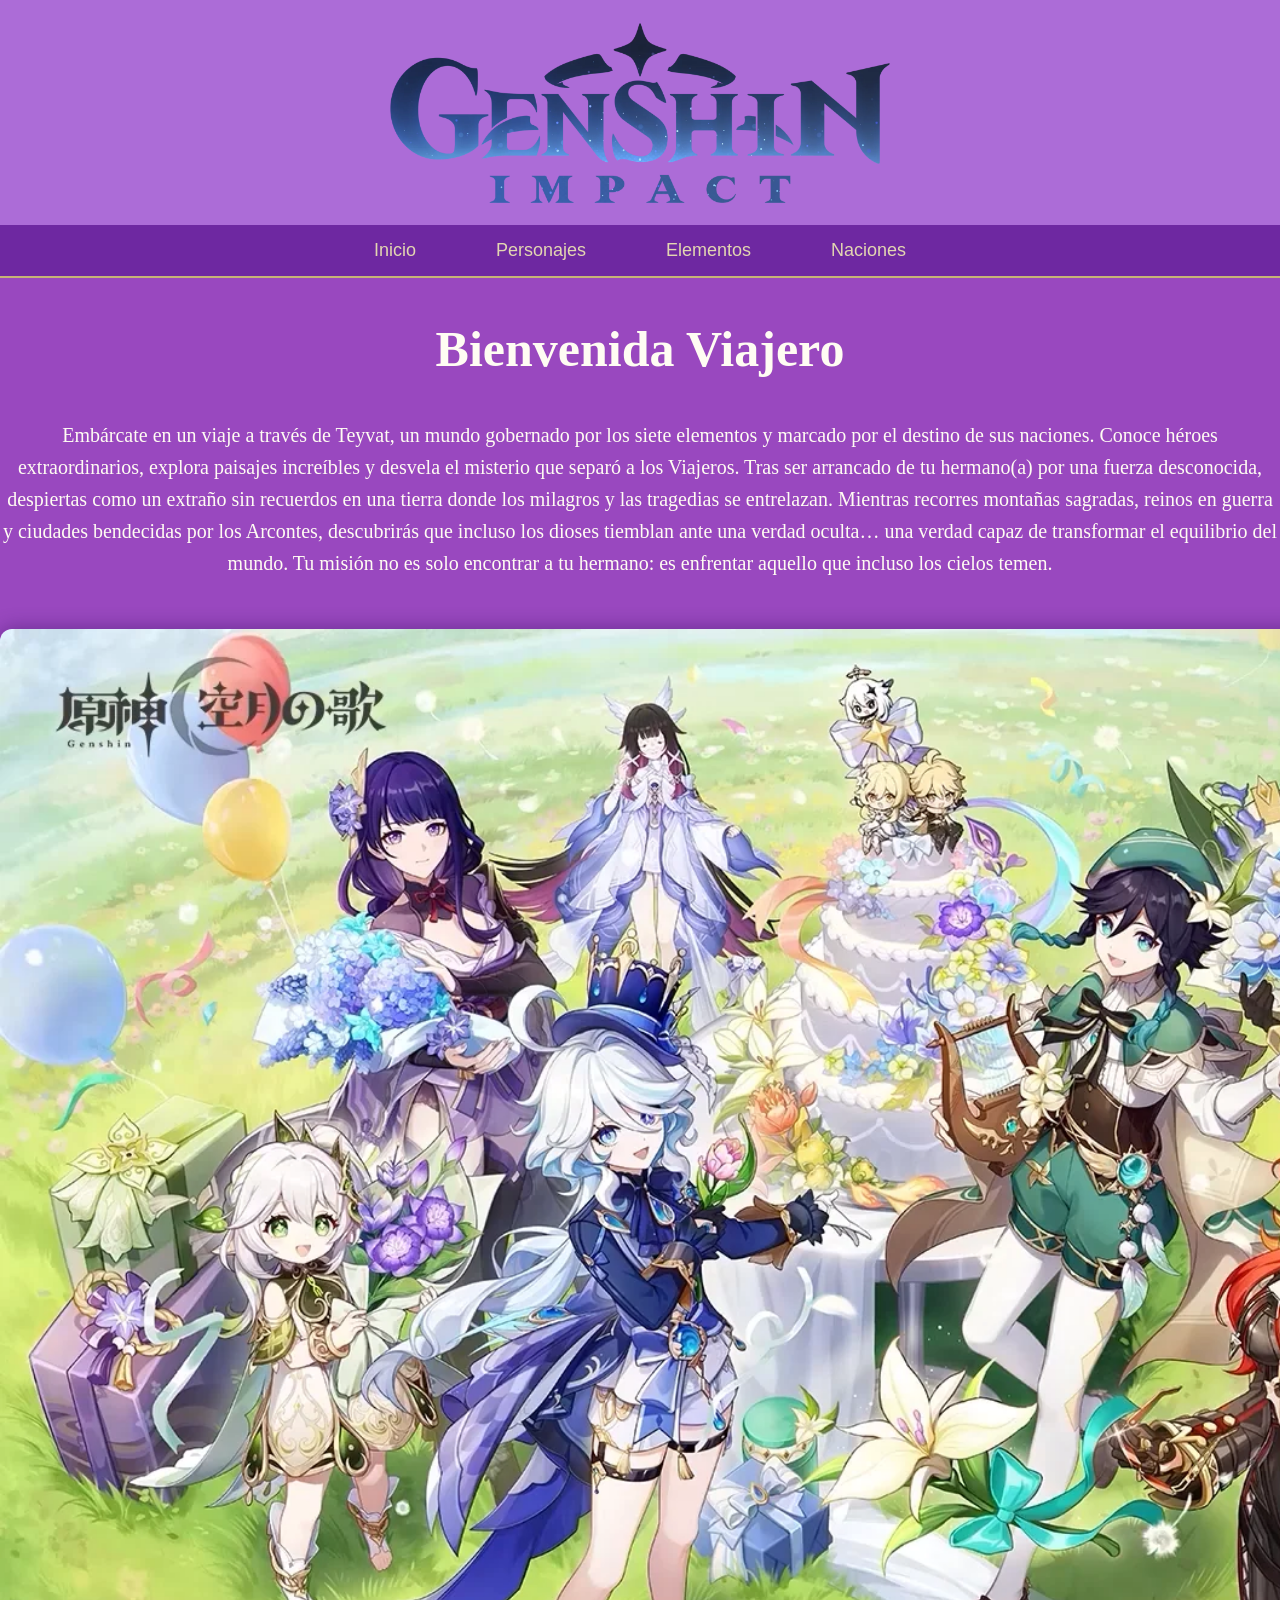
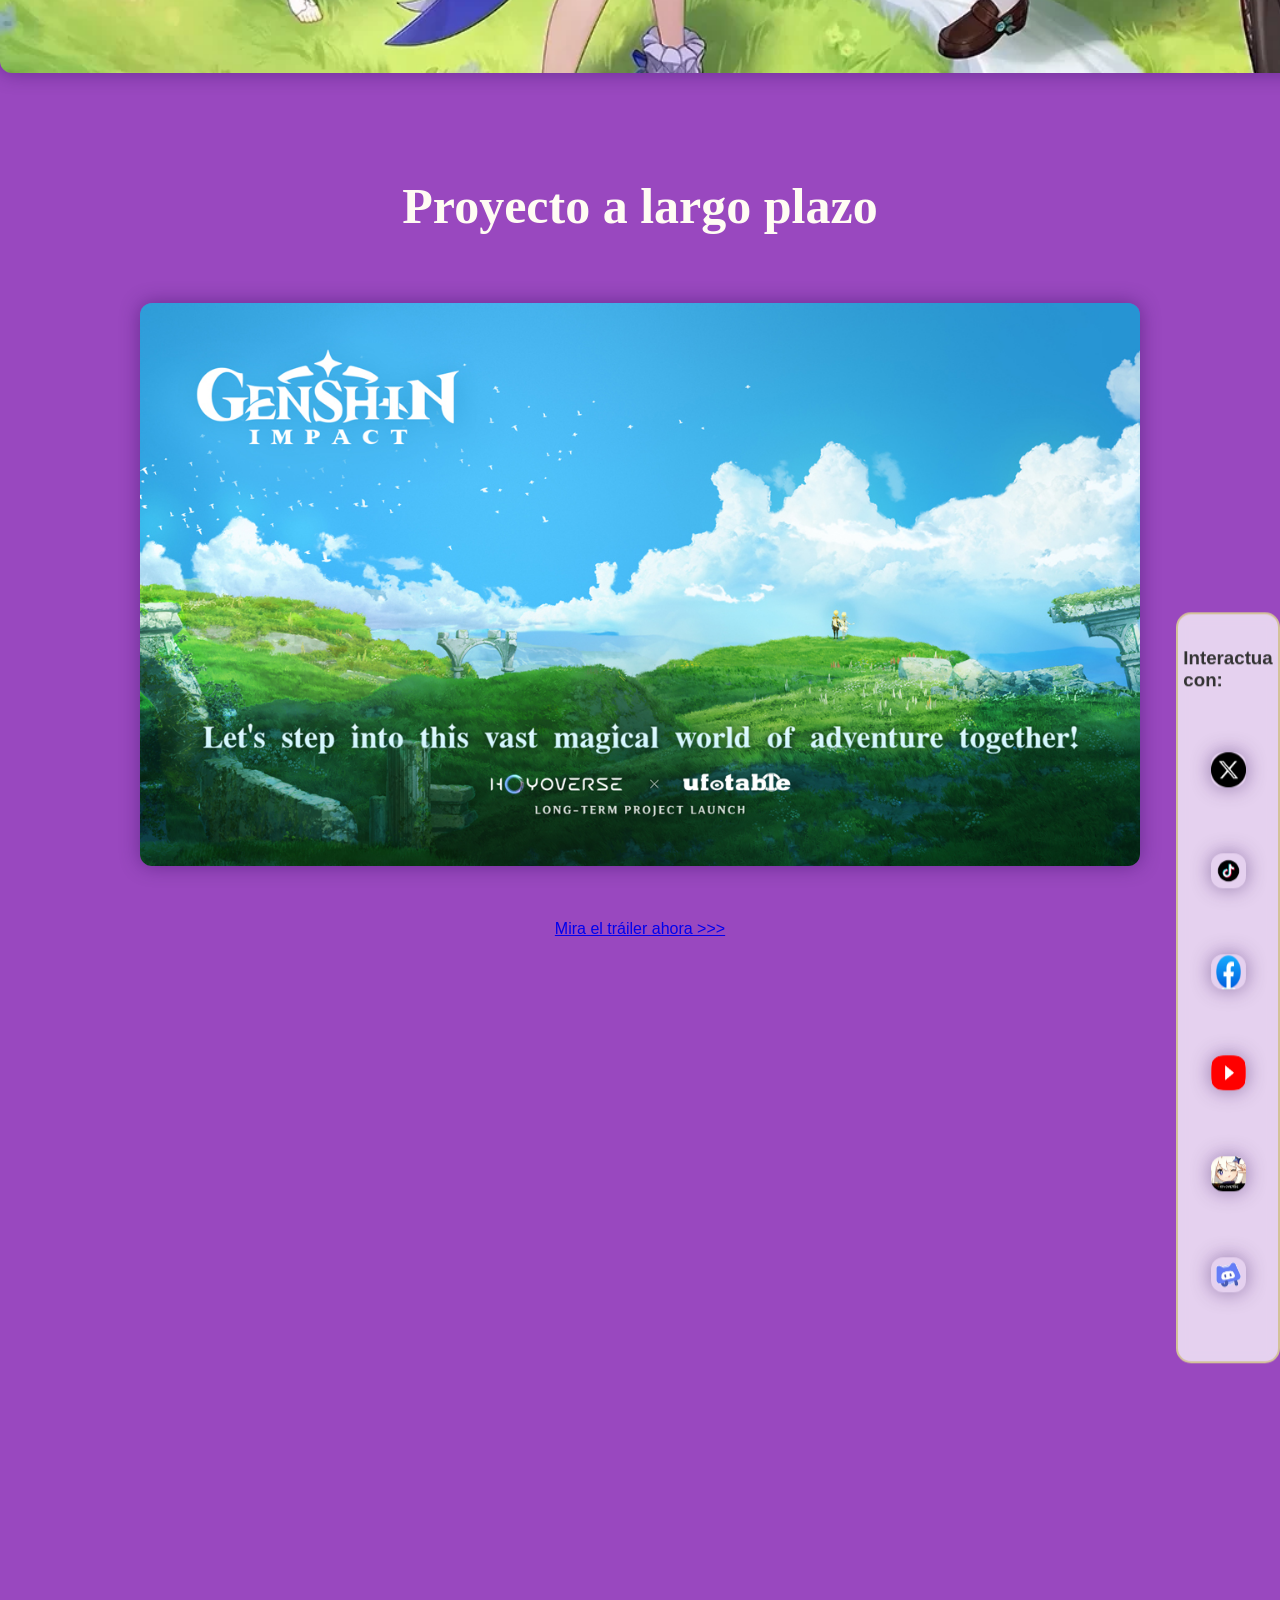
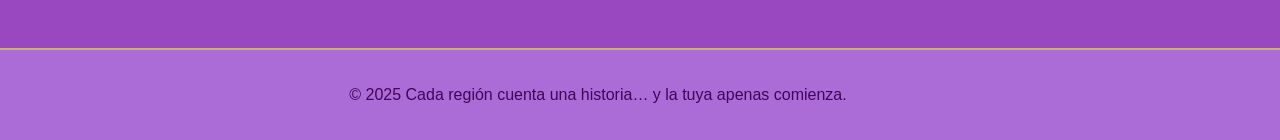
<file: index.html>
<!DOCTYPE html>
<html lang="en">
<head>
    <meta charset="UTF-8">
    <meta name="viewport" content="wijnadiNDIwiodjdth, initial-scale=1.0">
    <title>Hoyoverse</title>
    <link rel="stylesheet" href="style.css">
</head>

<body>

  <div id="general">

        <header>
            <h1>Pagina dedicada a Genshin Impact</h1>
        </header>

    <nav id="menu">
        <ul>
            <li><a href="index.html">Inicio</a></li>
            <li><a href="personajes.html">Personajes</a></li>
            <li><a href="elementos.html">Elementos</a></li>
            <li><a href="naciones.html">Naciones</a></li>
        </ul>
    </nav>

    <main id="Contenido-principal">

       <section id="principal-contenedor">
         <h2> Bienvenida Viajero</h2>

           <p>Embárcate en un viaje a través de Teyvat, un mundo gobernado por los siete elementos y marcado por el destino de sus naciones. Conoce héroes extraordinarios, explora paisajes increíbles y desvela el misterio que separó a los Viajeros. Tras ser arrancado de tu hermano(a) por una fuerza desconocida, despiertas como un extraño sin recuerdos en una tierra donde los milagros y las tragedias se entrelazan. Mientras recorres montañas sagradas, reinos en guerra y ciudades bendecidas por los Arcontes, descubrirás que incluso los dioses tiemblan ante una verdad oculta… una verdad capaz de transformar el equilibrio del mundo. Tu misión no es solo encontrar a tu hermano: es enfrentar aquello que incluso los cielos temen.</p>
             
             <div>
                 <img src="img/ARCONTES.png" alt="" width="1850px">
             </div>

        </section>

  
        <section class="anime-section">
           <h2>Proyecto a largo plazo</h2><br>
           <img src="img/anime.jpg" alt="" width="1000px"><br>

           <div id="imagen">
           <a href="https://www.youtube.com/watch?v=xdKay6bhIMg">Mira el tráiler ahora >>></a>
           </div>

        </section>

         <aside class="social-box">
           <h3>Interactua con:</h3><br>

            <a href="https://x.com/genshinimpactes?lang=es" target="_blank">
                <img src="img/x.png" alt="Twitter">
            </a>

            <a href="https://www.tiktok.com/@genshinimpact_latam" target="_blank">
                <img src="img/tk.png" alt="TikTok">
            </a>

            <a href="https://www.facebook.com/genshinimpact.es/" target="_blank">
                <img src="img/fb.png" alt="Facebook">
            </a>

            <a href="https://www.youtube.com/@GenshinImpact" target="_blank">
                <img src="img/yt.png" alt="YouTube">
            </a>

            <a href="https://genshin.hoyoverse.com/es/home" target="_blank">
                <img src="img/genshinI.jpg" alt="Genshin Web">
            </a>

            <a href="https://www.hoyolab.com/" target="_blank">
                <img src="img/hoyolab.webp" alt="HoYoLAB">
            </a>
        </div>
          </aside>
    </main>


    <footer id="pie">
            
      <p>© 2025 Cada región cuenta una historia… y la tuya apenas comienza.</p>
        
    </footer>
    
 

  </div>
    
    
</body>
</html>
</file>
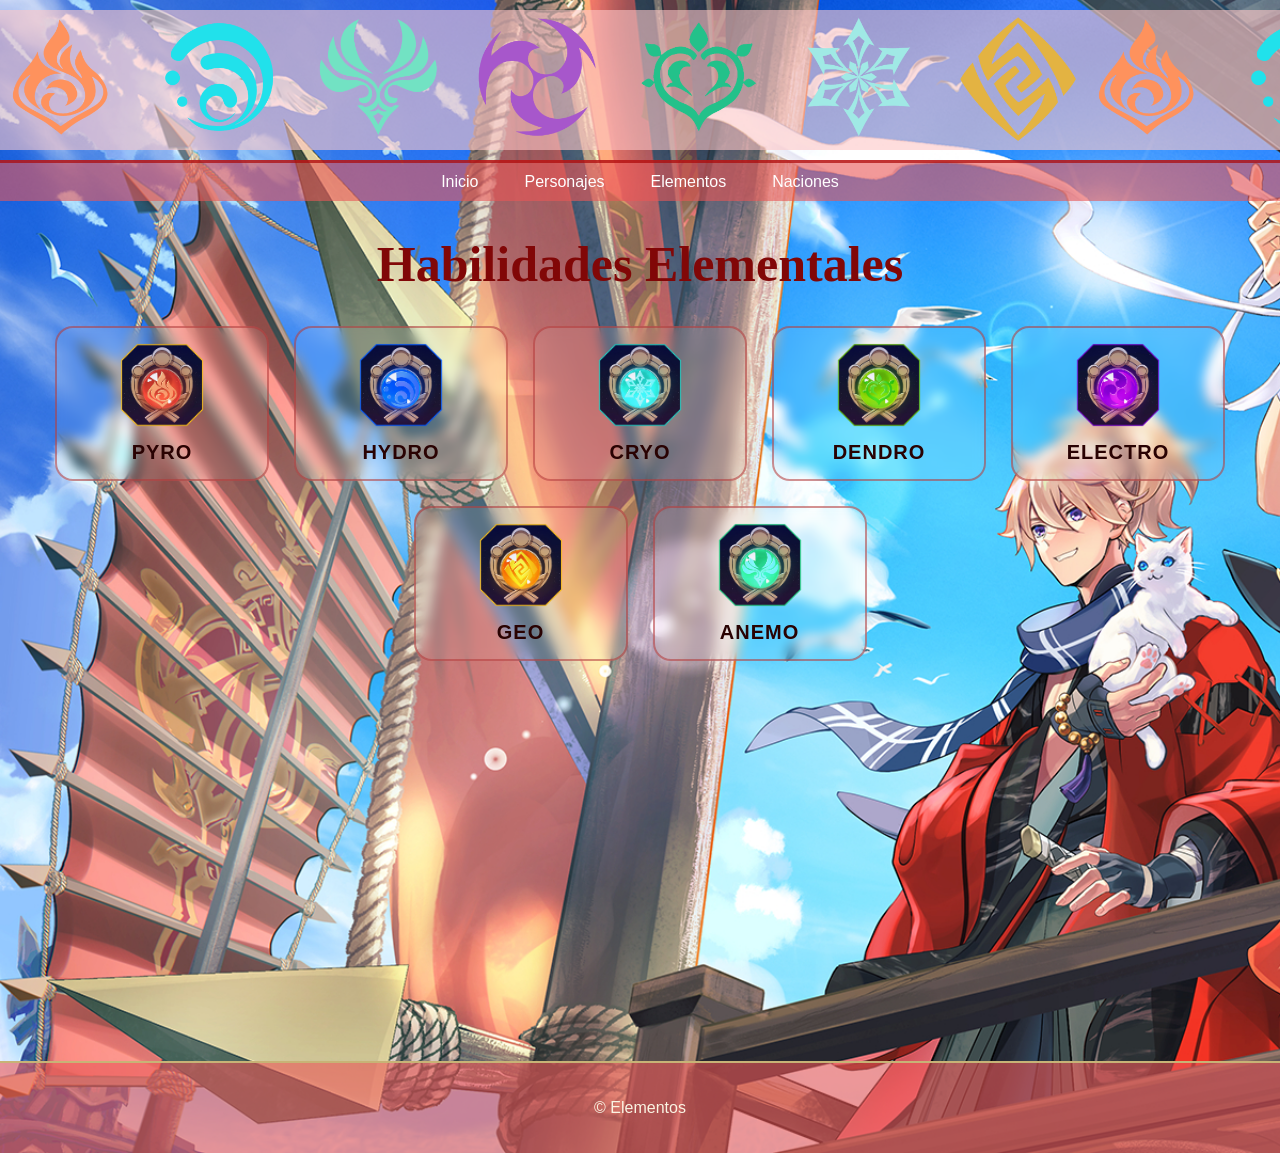
<file: elementos.html>
<!DOCTYPE html>
<html lang="es">
<head>
    <meta charset="UTF-8">
    <meta name="viewport" content="width=device-width, initial-scale=1.0">
    <title>Elementos</title>
    <link rel="stylesheet" href="styleE.css">
</head>
<body>

<div id="general">

    <header>
        <p>Visiones</p>
    </header>

    <nav id="menu">
        <ul>
            <li><a href="index.html">Inicio</a></li>
            <li><a href="personajes.html">Personajes</a></li>
            <li><a href="elementos.html">Elementos</a></li>
            <li><a href="naciones.html">Naciones</a></li>
        </ul>
    </nav>
    

    <main id="contenido-principal">

        <div>
            <h1>Habilidades Elementales</h1>
        </div>

        <section class="elementos">

            <!-- PYRO -->
            <label class="tarjeta" for="pyro">
                <img src="vis/pyro.png" alt="">
                <h2>PYRO</h2>
            </label>

            <!-- HYDRO -->
            <label class="tarjeta" for="hydro">
                <img src="vis/hydro.png" alt="">
                <h2>HYDRO</h2>
            </label>

            <!-- CRYO -->
            <label class="tarjeta" for="cryo">
                <img src="vis/cryo.png" alt="">
                <h2>CRYO</h2>
            </label>

            <!-- DENDRO -->
            <label class="tarjeta" for="dendro">
                <img src="vis/dendro.png" alt="">
                <h2>DENDRO</h2>
            </label>

            <!-- ELECTRO -->
            <label class="tarjeta" for="electro">
                <img src="vis/electro.png" alt="">
                <h2>ELECTRO</h2>
            </label>

            <!-- GEO -->
            <label class="tarjeta" for="geo">
                <img src="vis/geo.png" alt="">
                <h2>GEO</h2>
            </label>

            <!-- ANEMO -->
            <label class="tarjeta" for="anemo">
                <img src="vis/anemo.png" alt="">
                <h2>ANEMO</h2>
            </label>

        </section>

        <!-- RADIO BUTTONS -->
        <input type="radio" name="elemento" id="pyro" hidden>
        <input type="radio" name="elemento" id="hydro" hidden>
        <input type="radio" name="elemento" id="cryo" hidden>
        <input type="radio" name="elemento" id="dendro" hidden>
        <input type="radio" name="elemento" id="electro" hidden>
        <input type="radio" name="elemento" id="geo" hidden>
        <input type="radio" name="elemento" id="anemo" hidden>

        <!-- CAJAS DE INFO -->

        <div id="pyroToggle-box" class="content-box">
            <h3>Pyro</h3>
            <h4><i>El elemento del fuego</i></h4>
            <p>Usualmente, es brindado a aquellos con gran determinación y coraje, así como una ambición que les permita seguir adelante con sus deseos.</p>
            <img src="vis/natlan.png" alt="" width="300px">
        </div>

        <div id="hydroToggle-box" class="content-box">
            <h3>Hydro</h3>
            <h4><i>El elemento del agua</i></h4>
            <p>No se sabe mucho del mismo, pero se sabe que la Visión Hydro se brinda a aquellos con un fuerte sentido de la justicia o la lealtad.</p>
            <img src="vis/fontaine.png" alt="" width="300px">
        </div>

        <div id="cryoToggle-box" class="content-box">
            <h3>Cryo</h3>
            <h4><i>El elemento del hielo</i></h4>
            <p>Se desconoce mucho del mismo, sin embargo, sabemos que es otorgado a las personas solitarias o quienes tengan una gran aflicción consigo.</p>
            <img src="vis/nodkai.jpg" alt="" width="300px">
        </div>

        <div id="dendroToggle-box" class="content-box">
            <h3>Dendro</h3>
            <h4><i>El elemento del naturaleza</i></h4>
            <p>Al ser un aspecto de la Diosa de la Sabiduría, está intrínsecamente conectado al conocimiento y la información. Por tanto, es brindado a aquellos deseosos de entender el mundo y eruditos de gran conocimiento.</p>
            <img src="vis/sumeru.png" alt="" width="300px">
        </div>

        <div id="electroToggle-box" class="content-box">
            <h3>Electro</h3>
            <h4><i>El elemento del trueno</i></h4>
            <p>Correlacionado con el concepto de Eternidad, es brindado a aquellos que persisten en sus ideales y ambiciones.</p>
            <img src="vis/inazuma.png" alt="" width="300px">
        </div>

        <div id="geoToggle-box" class="content-box">
            <h3>Geo</h3>
            <h4><i>El elemento del terrenal</i></h4>
            <p>A diferencia del resto, este podría considerarse como un elemento "sólido" que forma la tierra y los minerales, posiblemente extendiéndose a las estrellas. Quienes reciben una Visión Geo son personas con una voluntad férrea y nobleza incomparables.</p>
            <img src="vis/liyue.png" alt="" width="300px">
        </div>

        <div id="anemoToggle-box" class="content-box">
            <h3>Anemo</h3>
            <h4><i>El elemento del aire</i></h4>
            <p>Asociado con la libertad y el tiempo mismo. Quienes reciben una Visión Anemo son personas con un espíritu libre y con la voluntad para luchar por su libre albedrío.</p>
            <img src="vis/mondstadt.png" alt="" width="300px">
        </div>

        <footer id="pie">
            <p>© Elementos</p>
        </footer>

    </main>
</div>

</body>
</html>
</file>
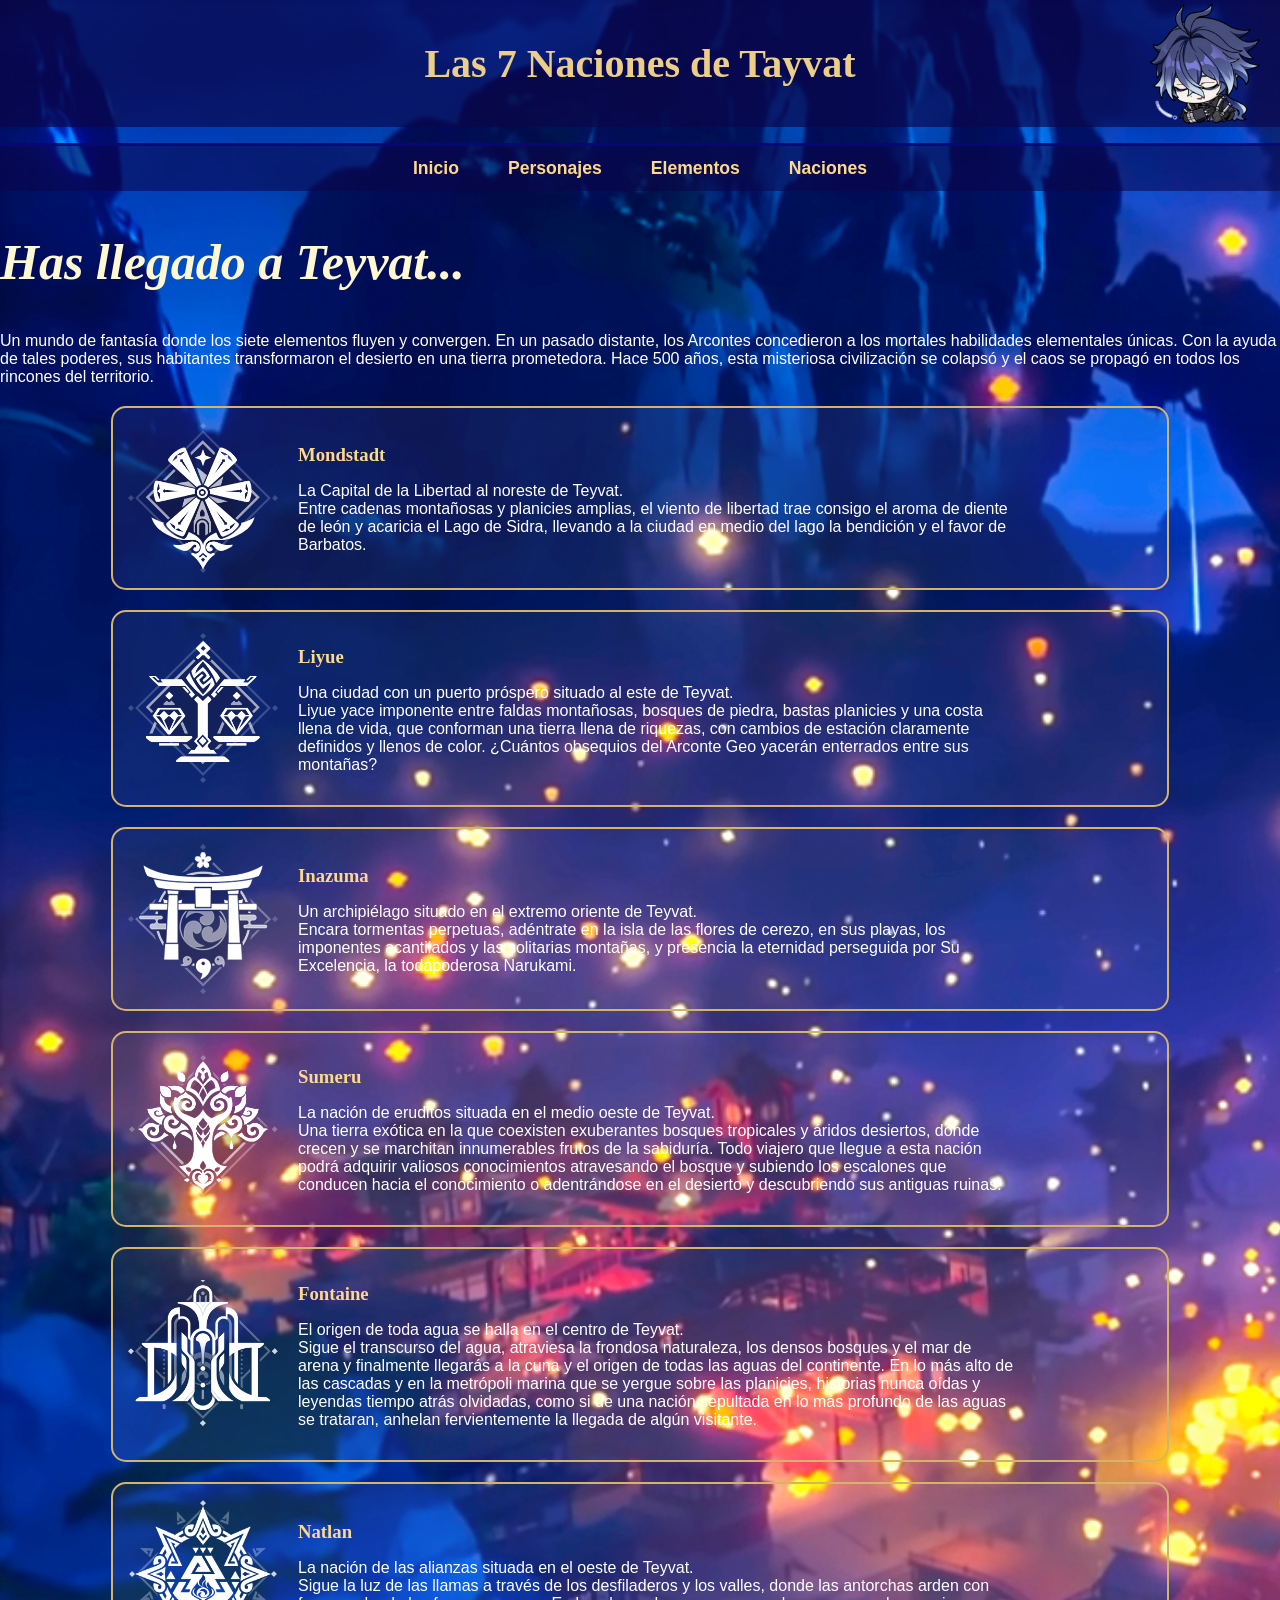
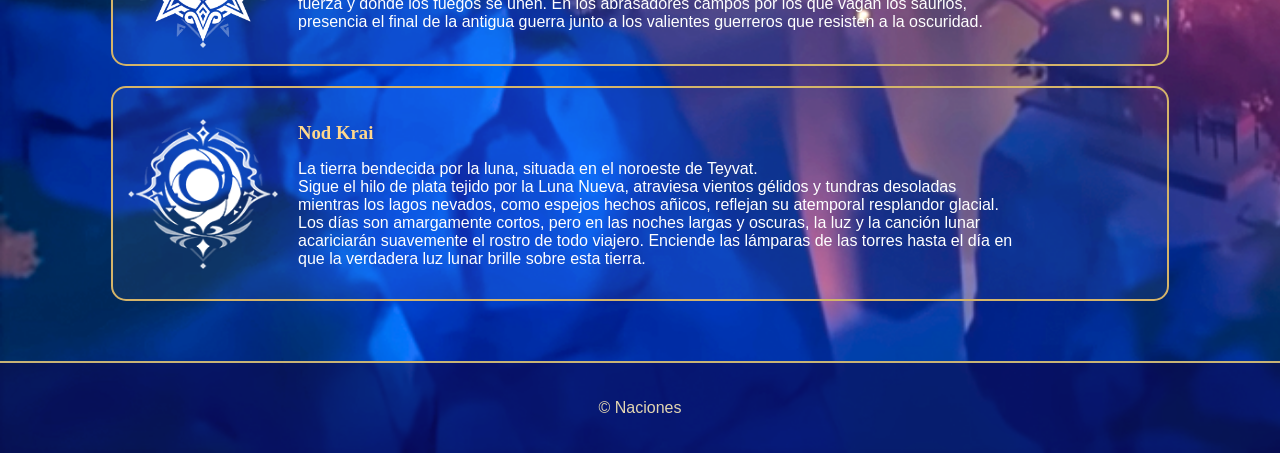
<file: naciones.html>
<!DOCTYPE html>
<html lang="en">
<head>
    <meta charset="UTF-8">
    <meta name="viewport" content="width=device-width, initial-scale=1.0">
    <title>Naciones</title>
    <link rel="stylesheet" href="styleN.css">
</head>
<body>

  <div id="general">

        <header>
            <h1>Las 7 Naciones de Tayvat</h1>
        </header>

    <nav id="menu">
        <ul>
            <li><a href="index.html">Inicio</a></li>
            <li><a href="personajes.html">Personajes</a></li>
            <li><a href="elementos.html">Elementos</a></li>
            <li><a href="naciones.html">Naciones</a></li>
        </ul>
    </nav>

    <main id="Contenido-principal">
        <div>
          <h2><i>Has llegado a Teyvat...</i></h2>
        </div>

       <section id="principal">
            

            <p>Un mundo de fantasía donde los siete elementos fluyen y convergen. En un pasado distante, los Arcontes concedieron a los mortales habilidades elementales únicas. Con la ayuda de tales poderes, sus habitantes transformaron el desierto en una tierra prometedora. Hace 500 años, esta misteriosa civilización se colapsó y el caos se propagó en todos los rincones del territorio.</p>
       

               <div class="nacion">
                 <img src="nac/m.png" alt="" width="150px">
                    <div>
                      <h3>Mondstadt</h3>
                      <p>La Capital de la Libertad al noreste de Teyvat. <br>Entre cadenas montañosas y planicies amplias, el viento de libertad trae consigo el aroma de diente de león y acaricia el Lago de Sidra, llevando a la ciudad en medio del lago la bendición y el favor de Barbatos.</p>
                    </div>
              </div>

              <div class="nacion">
                 <img src="nac/l.png" alt="" width="150px">
                    <div>
                      <h3>Liyue</h3>
                      <p>Una ciudad con un puerto próspero situado al este de Teyvat. <br>Liyue yace imponente entre faldas montañosas, bosques de piedra, bastas planicies y una costa llena de vida, que conforman una tierra llena de riquezas, con cambios de estación claramente definidos y llenos de color. ¿Cuántos obsequios del Arconte Geo yacerán enterrados entre sus montañas?</p>
                    </div>
              </div>

              <div class="nacion">
                 <img src="nac/i.png" alt="" width="150px">
                    <div>
                      <h3>Inazuma</h3>
                      <p>Un archipiélago situado en el extremo oriente de Teyvat. <br>Encara tormentas perpetuas, adéntrate en la isla de las flores de cerezo, en sus playas, los imponentes acantilados y las solitarias montañas, y presencia la eternidad perseguida por Su Excelencia, la todapoderosa Narukami.</p>
                    </div>
              </div>

              <div class="nacion">
                 <img src="nac/s.png" alt="" width="150px">
                    <div>
                      <h3>Sumeru</h3>
                      <p>La nación de eruditos situada en el medio oeste de Teyvat. <br>Una tierra exótica en la que coexisten exuberantes bosques tropicales y áridos desiertos, donde crecen y se marchitan innumerables frutos de la sabiduría. Todo viajero que llegue a esta nación podrá adquirir valiosos conocimientos atravesando el bosque y subiendo los escalones que conducen hacia el conocimiento o adentrándose en el desierto y descubriendo sus antiguas ruinas.</p>
                    </div>
              </div>

              <div class="nacion">
                 <img src="nac/f.png" alt="" width="150px">
                    <div>
                      <h3>Fontaine</h3>
                      <p>El origen de toda agua se halla en el centro de Teyvat. <br>Sigue el transcurso del agua, atraviesa la frondosa naturaleza, los densos bosques y el mar de arena y finalmente llegarás a la cuna y el origen de todas las aguas del continente. En lo más alto de las cascadas y en la metrópoli marina que se yergue sobre las planicies, historias nunca oídas y leyendas tiempo atrás olvidadas, como si de una nación sepultada en lo más profundo de las aguas se trataran, anhelan fervientemente la llegada de algún visitante.</p>
                    </div>
              </div>

              <div class="nacion">
                 <img src="nac/n.png" alt="" width="150px">
                    <div>
                      <h3>Natlan</h3>
                      <p>La nación de las alianzas situada en el oeste de Teyvat. <br>Sigue la luz de las llamas a través de los desfiladeros y los valles, donde las antorchas arden con fuerza y donde los fuegos se unen. En los abrasadores campos por los que vagan los saurios, presencia el final de la antigua guerra junto a los valientes guerreros que resisten a la oscuridad.</p>
                    </div>
              </div>

              <div class="nacion">
                 <img src="nac/nk.png" alt="" width="150px">
                    <div>
                      <h3>Nod Krai</h3>
                      <p>La tierra bendecida por la luna, situada en el noroeste de Teyvat. <br>Sigue el hilo de plata tejido por la Luna Nueva, atraviesa vientos gélidos y tundras desoladas mientras los lagos nevados, como espejos hechos añicos, reflejan su atemporal resplandor glacial. Los días son amargamente cortos, pero en las noches largas y oscuras, la luz y la canción lunar acariciarán suavemente el rostro de todo viajero. Enciende las lámparas de las torres hasta el día en que la verdadera luz lunar brille sobre esta tierra.</p>
                    </div>
              </div>
        </section>
         

        <footer id="pie">
            
      <p>© Naciones</p>
        
    </footer> 


    </main>  

        

</body>
</html>
</file>
<file: style.css>
body {
    
    margin: 0 auto;
    padding: 0;
    font-family: "Trebuchet MS", Arial, sans-serif;
    background:rgba(130, 31, 177, 0.815);
    color: #333;
}

/* Contenedor general */
#general {
    width: 100%;
    margin: 0 auto;
}


/* ENCABEZADO  */
header {
  background-color: rgba(196, 153, 245, 0.438);
    background-image: url(img/logo1.png);
    background-size: contain;
    background-position: center;
    background-repeat: no-repeat;
    background-size: 500px;
    color: rgba(245, 245, 220, 0);
    text-align: center;
    padding: 50px;
    margin:0 auto;
}

header h1 {
    font-size: 50px;
    letter-spacing: 3px;
    color: rgba(216, 196, 21, 0);
}


/* MENÚ PRINCIPAL */

#menu ul {
    background: #622099c5;
    border-bottom: 2px solid #c7b376;
    list-style: none;
    display: flex;
    justify-content: center;
    padding: 0;
    margin: 0 auto;
}

#menu li {
    margin: 0 25px;
}

#menu a {
    color: #e3d6b1;
    text-decoration: none;
    font-size: 18px;
    padding: 15px;
    display: block;
    transition: color .3s, transform .3s;
}

#menu ul li a:hover,
#menu ul li a:focus {
    background: #dd86f3c0;
    color: rgb(51, 11, 78);
    border-radius: 8px;
}

/* focus*/
#menu ul li a:focus {
    outline: 2px solid #660b8a;
    border-radius: 5px;
}

/* ============================
   SECCIÓN PRINCIPAL
=============================== */
#Contenido-principal {
    margin-top: 20px;
}

#Contenido-principal img{
    border-radius: 12px;
    box-shadow: 0 0 20px rgba(38, 8, 78, 0.432);
    margin-bottom:50px;
}

#principal-contenedor {
    text-align: center;
}

#principal-contenedor h2 {
    font-size: 50px;
    color: #fffcf3;
    font-family: 'Times New Roman', Times, serif;
}

#principal-contenedor p {
   font-family:'Times New Roman', Times, serif;
   color: #fffcf3;
    margin: 25px auto;
    margin-bottom: 50px;
    font-size: 20px;
    line-height: 1.6;
}


/* ============================
   SECCIÓN ANIME + CAJA LATERAL
=============================== */

.anime-section {
    position: relative;
    text-align: center;
    justify-content: center;
    margin: 50px 50px;
}

.anime-section img {
    border-radius: 12px;
    box-shadow: 0 0 12px rgba(0,0,0,0.25);
    
}

.anime-section h2 {
    margin: 50px;
    font-size: 50px;
    color: #fffcf3;
    font-family: 'Times New Roman', Times, serif;

}
/* CAJA DE ICONOS */
.social-box {
    position:static;
    float:right;
    top: 50%;
    right: -150px; /* AJUSTA LA DISTANCIA A LA DERECHA */
    transform: translateY(-50%);

    background: rgba(255, 255, 255, 0.75);
    padding: 15px;
    width: 70px;

    border-radius: 15px;
    border: 2px solid #d3c299;
    backdrop-filter: blur(6px);

    display: flex;
    flex-direction: column;
    align-items: center;
    gap: 12px;
}

/* ICONOS */
.social-box img {
    width: 35px;
    height: 35px;
    transition: 0.3s ease;
    border-radius: 6px;
}

/* EFECTO GLOW TIPO GENSHIN */
.social-box img:hover {
    transform: scale(1.15);
    box-shadow: 0 0 12px rgba(255, 223, 120, 0.9);
}

/* ============================
   FOOTER
=============================== */
#pie {
    margin-top: 710px;
    text-align: center;
    padding: 20px;
    background:  rgba(196, 153, 245, 0.438);
    color: #410458;
    border-top: 2px solid #c7b376;
}
</file>
<file: styleE.css>
/*ENCABEZADOS */


body {
    font-family: Arial, sans-serif;
    background:url(vis/2.jpg);
    background-size: cover;
    color: white;
    margin: 0;
    padding: 0;
}

header p{
    background: rgba(253, 199, 199, 0.603);
    background-image: url(vis/9.png);
    background-size: contain;
    text-align: center;
    padding: 30px;
    color: #ffffff00;
    font-size: 70px;
    margin: 10px auto;
    
}

#menu ul {
    background: rgba(233, 87, 87, 0.603);
    display: flex;
    justify-content: center;
    border-top:solid;
    color: rgba(172, 5, 5, 0.692);
    gap: 10px;
    list-style: none;
    padding: 10px 0;
    margin: 0 auto;
}

#menu ul li a {
    text-decoration: none;
    color: white;
    padding: 10px 18px;
    transition: 0.3s;
}

#menu ul li a:hover,
#menu ul li a:focus {
    background: #ffffff22;
    color: rgb(168, 12, 12);
    border-radius: 8px;
}


h1{
    text-align: center;
    color: rgb(129, 7, 7);
    font-family: 'Times New Roman', Times, serif;
    font-size: 50px;
}

/* focus*/
#menu ul li a:focus {
    outline: 2px solid #8a0909;
    border-radius: 5px;
}



/* TARJETAS DE LOS ELEMENTOS */

.elementos {
    display: flex;
    flex-wrap: wrap;
    justify-content: center;
    gap: 25px;
    margin-top: 20px;
}

.tarjeta {
    width: 180px;
    padding: 15px;
    border-radius: 18px;
    background: rgba(255, 255, 255, 0.08);
    border: 2px solid #b337378c;
    backdrop-filter: blur(6px);
    text-align: center;
    cursor: pointer;

    /* TRANSICIONES */
    transition: 
        transform 0.3s ease,
        box-shadow 0.3s ease,
        background 0.3s ease;
}

.tarjeta img {
    width: 100px;
    margin-bottom: 10px;

    /* TRANSICIÓN */
    transition: transform 0.3s ease;
}

.tarjeta h2 {
    margin: 0;
    font-size: 20px;
    letter-spacing: 1px;
    color: #290202;
}

/* EFECTOS hover / focus / active */
.tarjeta:hover {
    transform: scale(1.07);
    background: rgba(255, 255, 255, 0.18);
    box-shadow: 0 0 20px #ffffff33;
}

.tarjeta:hover img {
    transform: scale(1.15);
}

.tarjeta:active {
    transform: scale(0.97);
}

.tarjeta:focus-visible {
    outline: 3px solid #ffffffaa;
}



/*CAJAS CON INFORMACIÓN  */


.content-box {
    display: none;
    margin-top: 25px;
    padding: 20px;
    border-radius: 18px;
    border: 2px solid #ffffff22;
    background: rgba(255, 255, 255, 0.1);
    backdrop-filter: blur(8px);
    text-align: center;

    /* ANIMACIÓN */
    opacity: 0;
    transform: translateY(20px);
    transition: 
        opacity 0.4s ease,
        transform 0.4s ease;
}

.content-box img {
    margin-top: 10px;
    width: 280px;
    border-radius: 12px;
    transition: transform .3s ease;
}

.content-box img:hover {
    transform: scale(1.05);
}



/* MOSTRAR cAJA */

#pyro:checked ~ #pyroToggle-box,
#hydro:checked ~ #hydroToggle-box,
#cryo:checked ~ #cryoToggle-box,
#dendro:checked ~ #dendroToggle-box,
#electro:checked ~ #electroToggle-box,
#geo:checked ~ #geoToggle-box,
#anemo:checked ~ #anemoToggle-box {
    display: block;
    opacity: 1;
    transform: translateY(0);
}


/* OCULTAR TODAS LAS DEMÁS CAJAS */

#pyro:checked ~ .content-box:not(#pyroToggle-box),
#hydro:checked ~ .content-box:not(#hydroToggle-box),
#cryo:checked ~ .content-box:not(#cryoToggle-box),
#dendro:checked ~ .content-box:not(#dendroToggle-box),
#electro:checked ~ .content-box:not(#electroToggle-box),
#geo:checked ~ .content-box:not(#geoToggle-box),
#anemo:checked ~ .content-box:not(#anemoToggle-box) {
    display: none;
}

#pie {
    
    margin-top: 400px;
    text-align: center;
    padding: 20px;
    background:rgba(233, 87, 87, 0.603);
    color: #faf4e3;
    border-top: 2px solid #c7b376;
}
</file>
<file: styleN.css>
body {
    background-image: url(nac/3.png);
    background-repeat: no-repeat;
    background-size: cover;
    font-family: 'Segoe UI', sans-serif;
    color: #fff;
    margin: 0 auto;
    padding: 0;
}

header h1{
    background-color:  rgba(12, 5, 73, 0.651); 
    background-image: url(nac/anemo\ \(4\).png);   
    background-size: contain;
    background-position: right;
    background-repeat: no-repeat;
    background-size:contain;
    color:#ecce88;
    font-family: 'Times New Roman', Times, serif;
    text-align:center;
    font-size: 2.5em;
    padding: 40px;
    margin: 0 ;

}


/* MENÚ */
#menu ul {
    background-color: rgba(12, 5, 73, 0.555);           
    padding: 12px;
    color: #070974dc;
    border-top: solid;
    list-style: none;
    display: flex;
    justify-content: center;
    gap: 25px;
    
}

#menu a {
    color: #ffd88c;
    text-decoration: none;
    font-size: 1.1em;
    font-weight: 600;
    padding: 6px 12px;
    border-radius: 8px;
    transition: 0.3s ease;
}

#menu ul li a:hover,
#menu ul li a:focus {
    background-color: rgba(255, 255, 255, 0.15);
    color: #fdd9d9;
    transform: scale(1.1);
}

/* active */
#menu ul li a:active {
    color: #ffe2a9;
}


/* focus*/
#menu ul li a:focus {
    outline: 2px solid #ffd88c;
    border-radius: 5px;
}

h2{
   text-align: left;
    color: rgb(255, 248, 211);
    font-family: 'Times New Roman', Times, serif;
    font-size: 50px;
}
/* SECCIÓN DE NACIONES */
.nacion {
    display: flex;
    align-items: center;
    gap: 20px;
    background-color: rgba(255,255,255,0.05);
    padding: 15px;
    margin: 20px auto;
    width: 80%;
    border-radius: 15px;
    border: 2px solid #d4b46a;
    transition: 0.4s ease;
}

/* efecto hover en toda la tarjeta */
.nacion:hover {
    background-color: rgba(255,255,255,0.12);
    transform: translateY(-6px); /* Transformación */
}

/*IMÁGENES DE NACIONES */
.nacion img {
    border-radius: 10px;
    width: 150px;
    transition: transform 0.4s ease;
}

/* hover sobre imagen */
.nacion img:hover {
    transform: scale(1.08) rotate(1deg);
}

/*TEXTOS DE NACIONES*/
.nacion h3 {
    font-family: 'Times New Roman', Times, serif;
    color: #ffd88c;
    margin-bottom: 5px;
    transition: color 0.3s;
}

/* hover del título */
.nacion h3:hover {
    color: #fff;
}

/* por si usas div para acomodar texto */
.nacion div {
    max-width: 70%;
}


.clearfix {
    clear: both;
}

#pie {
    margin-top: 60px;
    text-align: center;
    padding: 20px;
    background:  rgba(12, 5, 73, 0.555);
    color: #e3d6b1;
    border-top: 2px solid #c7b376;
}
</file>
